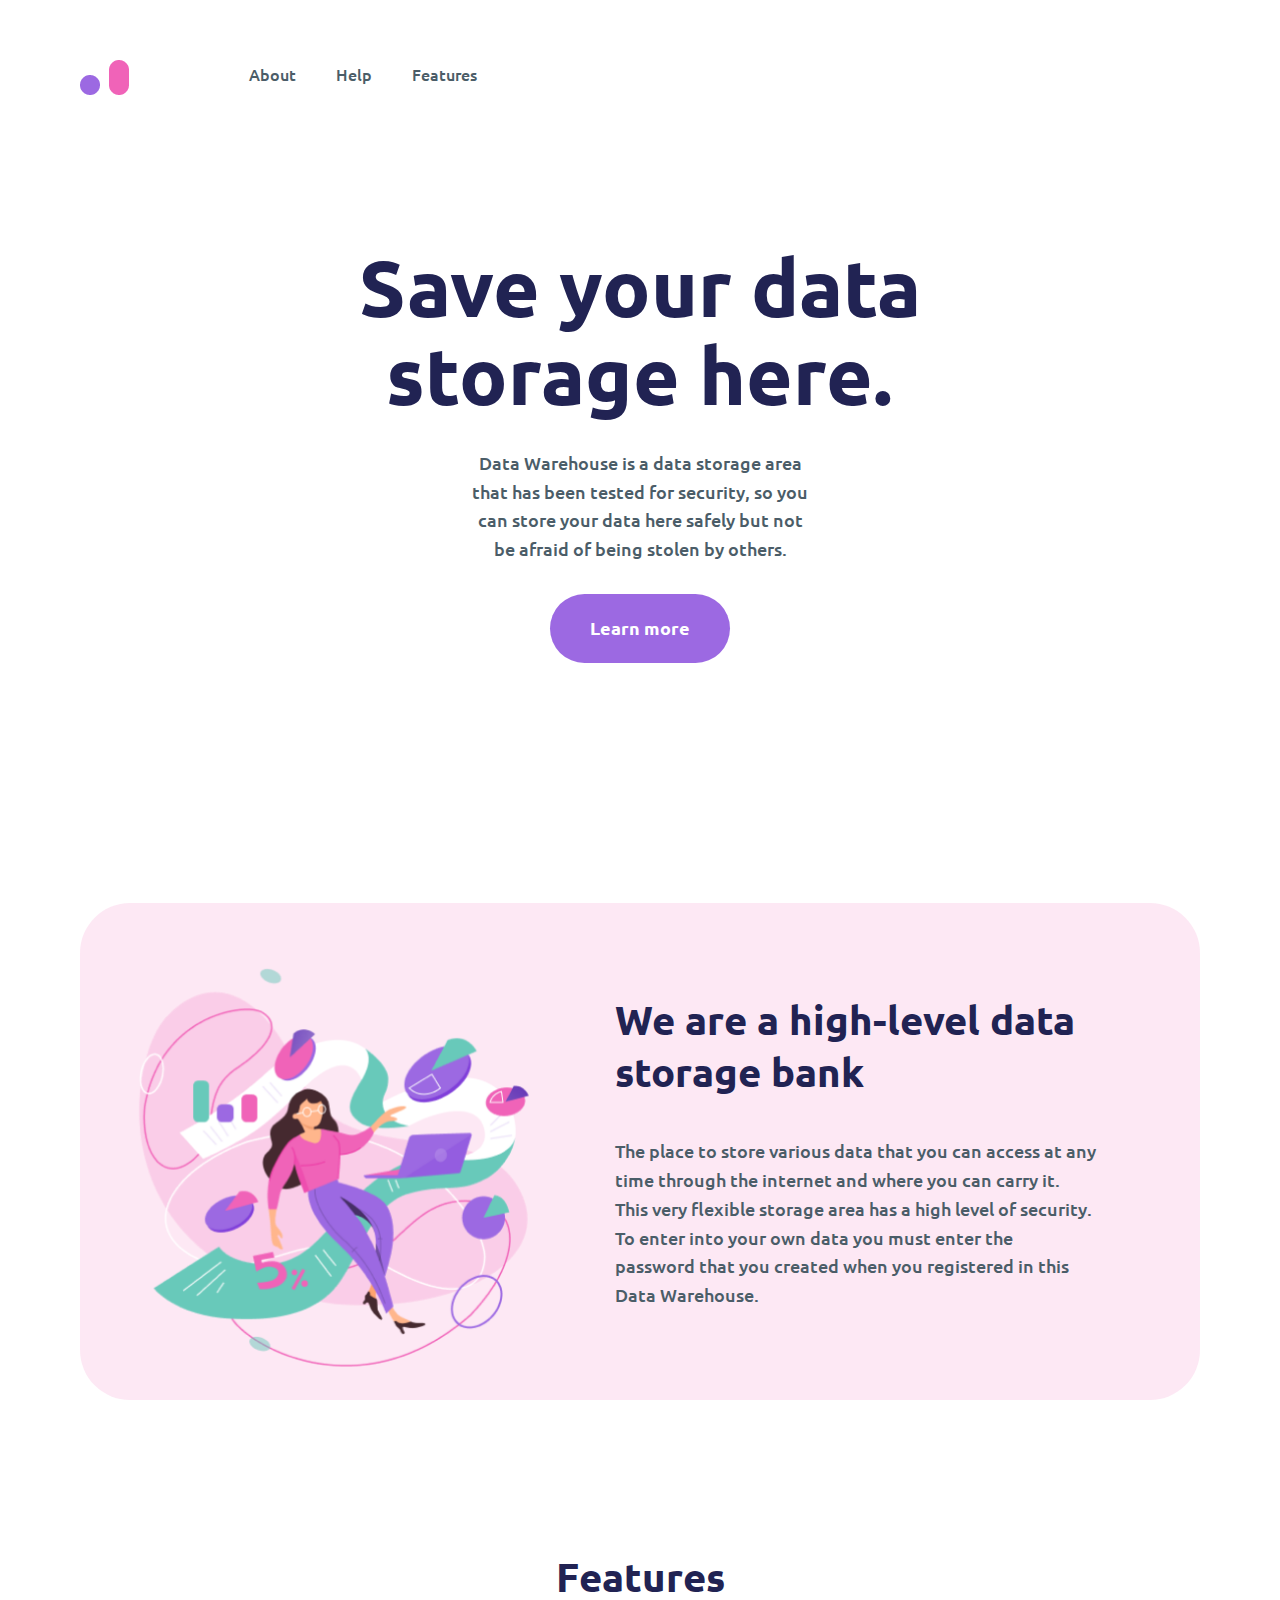
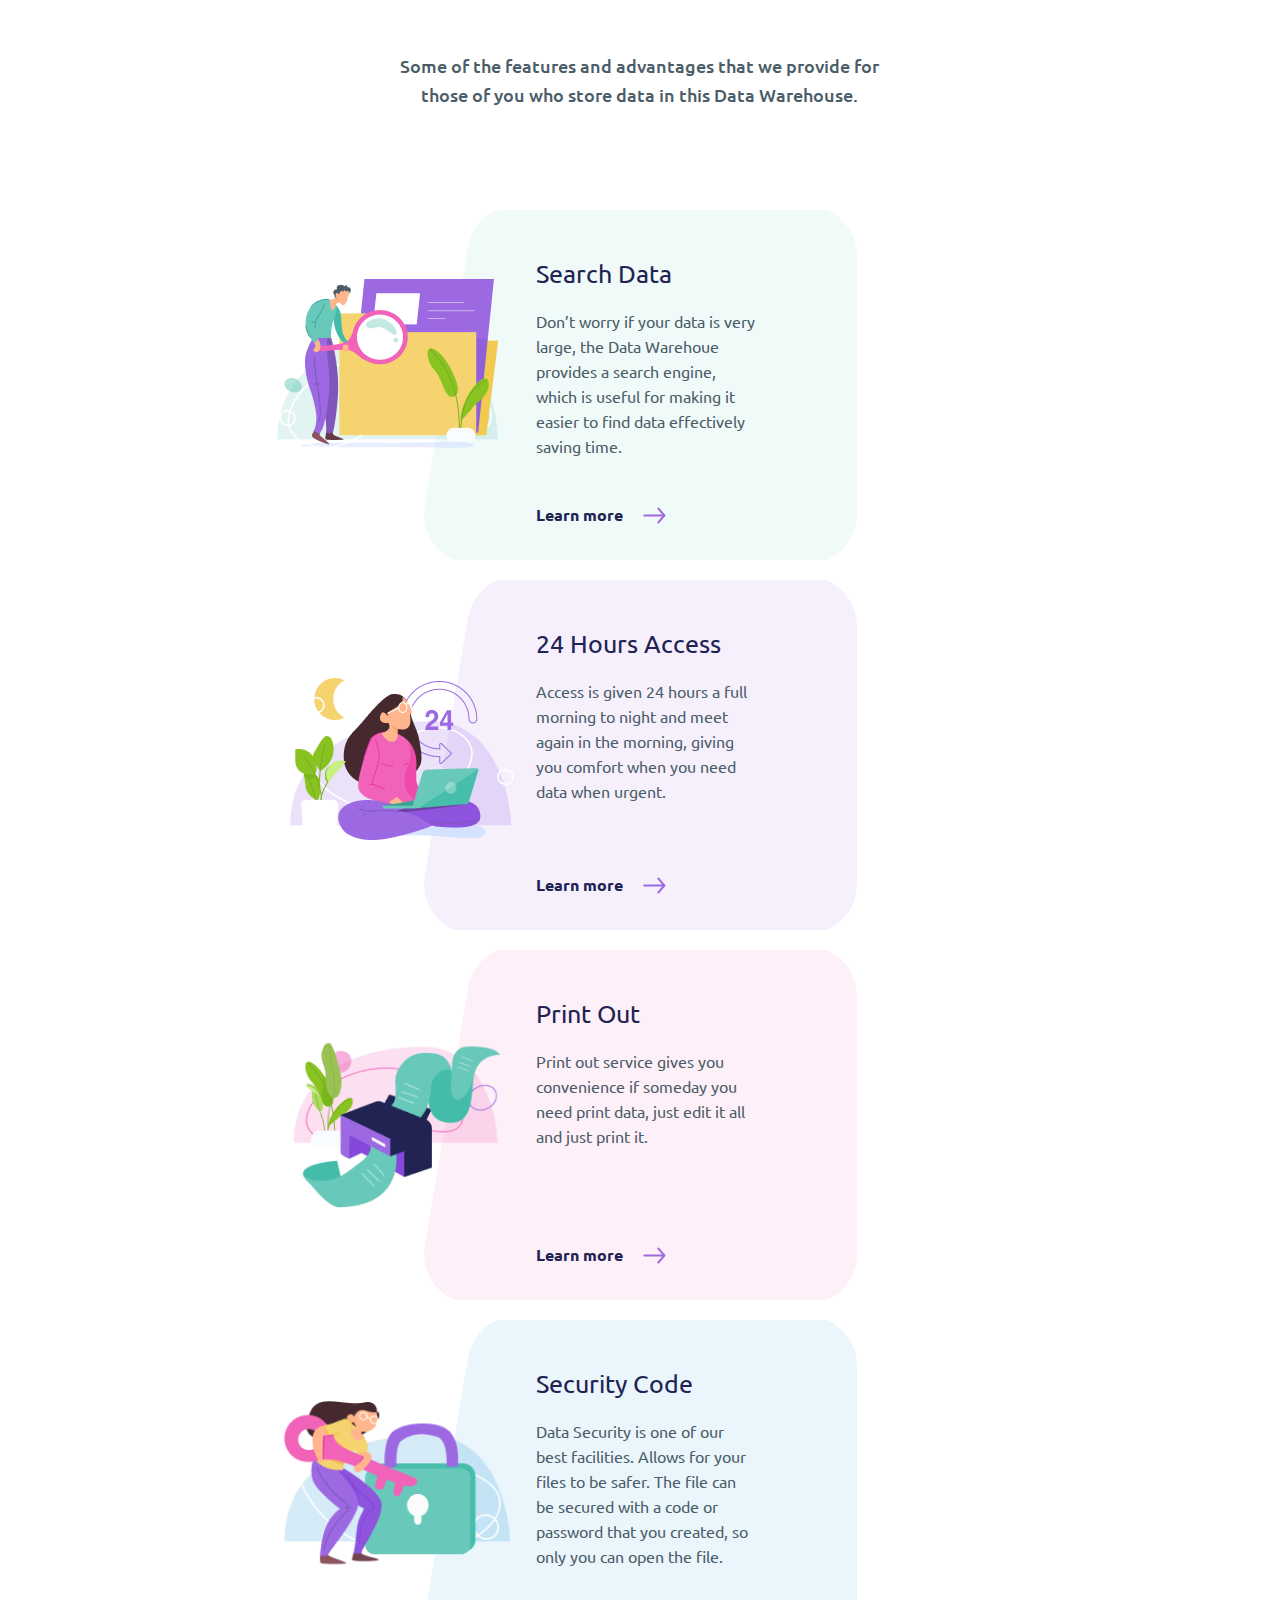
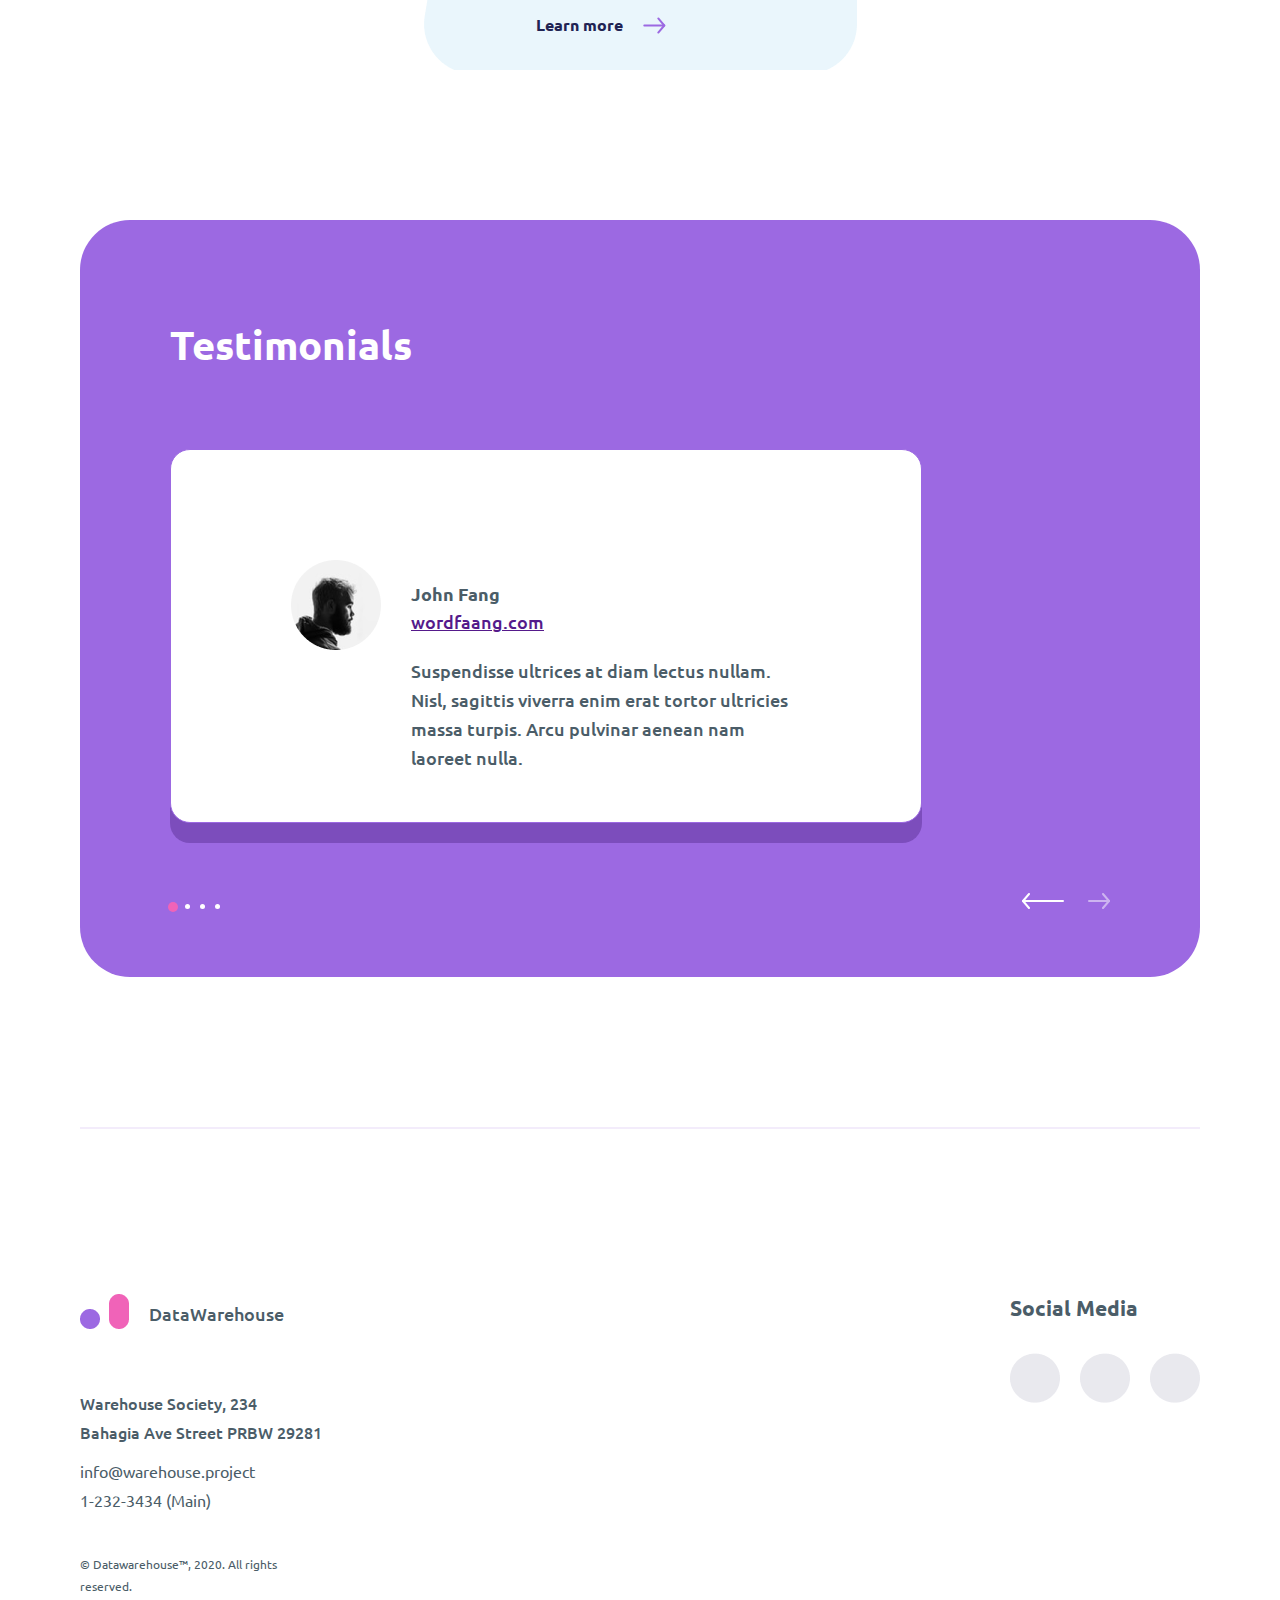
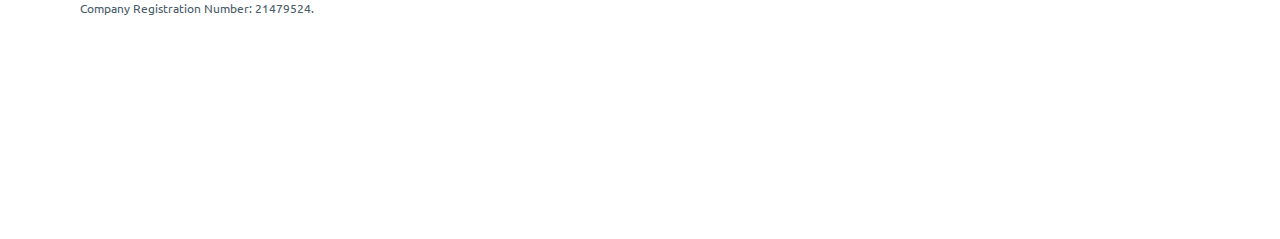
<file: index.html>
<!DOCTYPE HTML>
<html lang="en">

<head>
    <meta charset="utf-8">
    <title>Warehouse - Save your data storage here.</title>
    <meta name="viewport" content="width=device-width, initial-scale=1">
    <meta name="description" content="Data Warehouse is a data storage area that has been
    tested for security, so you can store your data here
    safely but not be afraid of being stolen by others." />
    <meta name="keyword" content="warehouse, save, data, security, storage, area" />
    <link type="image/png" sizes="16x16" rel="icon" href="img/Logo.png">
    <link href="https://fonts.googleapis.com/css2?family=Ubuntu:wght@400;500;700&display=swap" rel="stylesheet">
    <link rel="stylesheet" href="css/style.css">
</head>

<body>
    <div class="big-block1">
        <header>
            <nav>
                <ul class="img">
<!-- TODO: атрибуты alt в картинках или отсутствуют или пустая строка -->
                    <li><img src="img/Rectangle 32.png"></li>
                    <li><img class="img2" src="img/Rectangle 33.png"></li>
                </ul>
                <ul class="nav">
                    <li><a href="#about">About</a></li>
                    <li><a href="#help">Help</a></li>
                    <li><a href="#features">Features</a></li>
                </ul>
            </nav>
        </header>

        <section>
            <div class="banner1">
                <div>
                    <h1 class="b-word">Save your data storage here.</h1>
                    <p>Data Warehouse is a data storage area that has been tested for security, so you can
                        store your data here safely but not be afraid of being stolen by others.</p>
                    <a class="btn" href="page2.html">Learn more</a>
                </div>
                <img src="img/image1.png" alt="">
            </div>
        </section>
        <div class="big-block2">
            <section>
                <div class="banner2" id="about">
                    <div class="about-image">
                        <img src="img/image2.png" alt="">
                    </div>
                    <div>
                        <h2 class="m-word">We are a high-level data storage bank</h2>
                        <p>The place to store various data that you can access at any time through the internet and
                            where
                            you
                            can
                            carry it. This very flexible storage area has a high level of security. To enter into your
                            own
                            data
                            you
                            must enter the password that you created when you registered in this Data Warehouse.</p>
                    </div>
                </div>
            </section>
            <section>
                <div class="banner3" id="features">
                    <h2 class="m-word">Features</h2>
                    <p>Some of the features and advantages that we provide for those of you who store data in this Data
                        Warehouse.</p>
                    <ul class="features-list">
                        <li class="features-1">
                            <img class="features-image" src="img/image3.png" alt="">
                            <div class="features-text">
                                <div>
                                    <h3>Search Data</h3>
                                    <p>Don’t worry if your data is very large, the Data Warehoue provides a search
                                        engine,
                                        which is useful for making it easier to find data effectively saving time.</p>
                                </div>
                                <a href="">Learn more<img class="arrow" src="img/arrow-right1.svg" alt=""></a>
                            </div>
                        </li>
                        <!-- TODO: не надо оставлять висящие пробелы в -->
                        <li class="features-2 ">
                            <img class="features-image" src="img/image4.png" alt="">
                            <div class="features-text">
                                <div>
                                    <h3>24 Hours Access</h3>
                                    <p>Access is given 24 hours a full morning to night and meet again in the morning,
                                        giving you comfort when you need data when urgent.</p>
                                </div>
                                <a href="">Learn more<img class="arrow" src="img/arrow-right1.svg" alt=""></a>
                            </div>
                        </li>
                        <li class="features-3">
                            <img class="features-image" src="img/image5.png" alt="">
                            <div class="features-text">
                                <div>
                                    <h3>Print Out</h3>
                                    <p>Print out service gives you convenience if someday you need print data, just edit
                                        it
                                        all and just print it.</p>
                                </div>
                                <a href="">Learn more<img class="arrow" src="img/arrow-right1.svg" alt=""></a>
                            </div>
                        </li>
                        <li class="features-4">
                            <img class="features-image" src="img/image6.png" alt="">
                            <div class="features-text">
                                <div>
                                    <h3>Security Code</h3>
                                    <p>Data Security is one of our best facilities. Allows for your files to be safer.
                                        The
                                        file can be secured with a code or password that you created, so only you can
                                        open
                                        the file.</p>
                                </div>
                                <a href="">Learn more<img class="arrow" src="img/arrow-right1.svg" alt=""></a>
                            </div>
                        </li>
                    </ul>

                </div>
            </section>
            <section>
                <div class="banner4">
                    <h2>Testimonials</h2>
                    <ul class="comment-list">
<!-- TODO: Несколько классов указываются через пробел, запятые не нужны -->
                        <li class="comment , com1">
                            <img class="ava" src="img/ava1.png" alt="">
                            <div class="comment-text">
                                <h4>John Fang</h4>
                                <div><a href="">wordfaang.com</a></div>
                                <p>Suspendisse ultrices at diam lectus nullam. Nisl, sagittis viverra enim erat tortor
                                    ultricies
                                    massa turpis. Arcu pulvinar aenean nam laoreet nulla.</p>
                            </div>
                        </li>
                        <li class="comment , com2">
                            <img class="ava" src="img/ava1.png" alt="">
                            <div class="comment-text">
                                <h4>Jeny Doe</h4>
                                <div><a href="">UX Engineer</a></div>
                                <p>Lorem, ipsum dolor sit amet consectetur adipisicing elit. Labore nam molestiae
                                    consectetur. </p>
                            </div>
                        </li>
                        <li class="comment , com3">
                            <img class="ava" src="img/ava1.png" alt="">
                            <div class="comment-text">
                                <h4>William</h4>
                                <div><a href="">Web Designer</a></div>
                                <p>Lorem ipsum dolor sit amet consectetur adipisicing elit.</p>
                            </div>
                        </li>
                    </ul>
                    <div class="buttons">
                        <div class="radio">
                            <label>
                                <input class="selected" type="radio" name="comment" checked>
                                <span class="fake"></span>
                            </label>
                            <label>
                                <input class="selected" type="radio" name="comment">
                                <span class="fake"></span>
                            </label>
                            <label>
                                <input class="selected" type="radio" name="comment">
                                <span class="fake"></span>
                            </label>
                            <label>
                                <input class="selected" type="radio" name="comment">
                                <span class="fake"></span>
                            </label>
                        </div>
                        <div class="arrows">
                            <img class="arrow-left" src="img/arrow-left.svg" alt="">
                            <img src="img/arrow-right2.svg" alt="">
                        </div>
                    </div>
                </div>
            </section>
            <hr>
            <footer>

                <div class="footer1" id="help">
                    <div>
                        <img src="img/Rectangle 32.png">
                        <img class="img2" src="img/Rectangle 33.png">
                        <p>DataWarehouse</p>
                    </div>
                    <p class="address">Warehouse Society, 234 <br> Bahagia Ave Street PRBW 29281</p>
                    <p class="contact">info@warehouse.project <br> 1-232-3434 (Main)</p>
                    <p class="copyright">© Datawarehouse™, 2020. All rights reserved. <br> Company Registration
                        Number:
                        21479524.</p>
                </div>
                <div class="footer2">
                    <h3>Social Media</h3>
                    <div class="social">
                        <img src="img/Ellipse 47.png" alt="">
                        <img src="img/Ellipse 47.png" alt="">
                        <img src="img/Ellipse 47.png" alt="">
                    </div>
                </div>
            </footer>
        </div>
    </div>
</body>

</html>
</file>
<file: css/style.css>
*, *::after, *::before {
    margin: 0;
    padding: 0;
    box-sizing: inherit;
}

html {
    font-size: 62.5%;
}

body {
    font-family: 'Ubuntu', sans-serif;
    background-color: #FFFFFF;
    color: #4B5D68;
    font-size: 1.8rem;
    font-weight: 500;
/*TODO: не используйте дробные пиксели, пиксель - это точка, всё это по-разному интерпретируется браузерами*/
    line-height: 28.8px;
    font-style: normal;
}

.big-block1 {
    max-width: 125rem;
    margin: 0 auto;
}

.big-block2 {
    
    max-width: 90%;
}

nav {
    display: flex;
    padding-top: 6rem;
    gap: 12rem;
}

.img {
    display: flex;
    align-items: flex-end;
    list-style-type: none;
}

.nav {
    display: flex;
    list-style-type: none;
    
}

.img2 {
    margin-left: .9rem;
}

.nav > li > a {
    margin-right: 4rem;
}

.nav > li > a {
    text-decoration: none;
    color: #4B5D68;
    font-size: 1.6rem;
}

.banner1 {
    display: flex;
    height: 56rem;
    margin-top: 14rem;
}

.banner1 > div > h1 { 
    margin-bottom: 5rem;
    width: 52%;
    
}

.banner1 > div > p {
    margin-bottom: 5.5rem;
    width: 31%;
}

.banner1 > img {
    position: absolute;
    margin-left: 36rem;
    margin-top: 9.5rem;
}

.b-word {
    font-size: 8rem;
    color: #212353;
    font-weight: 700;
    line-height: 8.8rem;
}

.m-word {
    font-size: 4rem;
    color: #212353;
    font-weight: 700;
    line-height: 52px;
}

.btn {
    display: block;
    text-decoration: none;
    width: fit-content;
    border-radius: 5rem;
    background-color: #9C69E2;
    color: #FFFFFF;
    font-weight: 800;
    padding: 2rem 4rem 2rem 4rem;   
}

.btn:hover {
    background-color: rgb(226, 111, 197);
}

.banner2 {
    display: grid;
    grid-template-columns: 42% 43%;   
    background: rgba(240, 99, 184, 0.15);
    column-gap: 6.5rem;
    border-radius: 5rem;
    margin-top: 10rem;
}

.about-image {
    display: flex;
    align-items: center;
}

.banner2 > div > img {
    width: 100%;
}

.banner2 > div {
    display: flex;
    flex-direction: column;
    align-self: center;
}

.banner2 > div > p {
    margin-top: 4rem;
}

.banner3 {
    margin-top: 15rem;
}

.banner3 > h2 {
    text-align: center;
    margin-bottom: 5rem;
}

.banner3 > p {
    width: 47%;
    text-align: center;
    margin: 0 auto 10rem auto
}

.features-list {
    display: grid;
    grid-template-columns: 49% 49%;
    gap: 2%;
    list-style-type: none;
}

.features-list > li > img {
    align-self: center;
}

.features-text {
    display: flex;
    flex-direction: column;
    justify-content: space-between;
}

.arrow {
    margin-left: 2rem;
}

.features-text > div > h3 {
    font-size: 2.5rem;
    font-weight: 400;
    color: #212353;
    margin-top: 5rem;
}

.features-text > div > p {
    margin-top: 2rem;
    font-size: 1.6rem;
    font-weight: 400;
    line-height: 2.5rem;
}

.features-text > a {
    display: flex;
    text-decoration: none;
    font-size: 1.6rem;
    font-weight: 800;
    color: #212353;
    margin-bottom: 3rem;
}

.features-list > li {
    display: grid;
    grid-template-columns: 23rem 22rem;
    column-gap: 3rem;
    height: 35rem;
    background-repeat: no-repeat;
    background-position: right top;
}

.features-1 {
    background-image: url(../img/fon1.png);
} 

.features-2 {
    background-image: url(../img/fon2.png);
}

.features-3 {
    background-image: url(../img/fon3.png);
}

.features-4 {
    background-image: url(../img/fon4.png);
}

.banner4 {
    display: flex;
    flex-direction: column;
    padding: 11rem 9rem 6rem 9rem;
    margin: 15rem 0;
    background-color: #9C69E2;
    border-radius: 5rem;
}

.banner4 > h2 {
    color: #FFFFFF;
    width: 84%;
    font-weight: 700;
    font-size: 4rem;
}

.comment-list {
    display: flex;
    gap: 2rem;
    list-style-type: none;
    overflow: hidden;
    width: 150rem;
}

.comment {
    display: flex;
    gap: 3rem;
    height: 33rem;
    background-color: #FFFFFF;
    border-radius: 2rem;
    box-shadow: 0 2rem 0 rgba(49, 14, 99, 0.3);
    border: 1px solid #9C69E2;
    margin: 9rem 0 6.5rem 0;
}

.com1 {
    max-width: 65rem;
}

.com2 {
    max-width: 40rem;
}

.comment-text {
    width: 60%;
}

.comment-text > h4 {
    margin-top: 8rem;
}

.comment-text > p {
    margin-top: 2rem;
}

.ava {
    width: 9rem;
    height: 9rem;
    margin: 6rem 0 0 7rem;
}

.buttons {
    display: flex;
    justify-content: space-between;    
}

.arrow-left {
    padding-right: 2rem;
}

.radio {
    display: flex;
}

.radio > label {
    padding-right: 1rem;
}

/* radiobutton start */
.selected {
    display: none;
}

.fake {
    display: inline-block;
    width: .5rem;
    height: .5rem;
    background-color: white;
    border-radius: 50%;
    position: relative;
}

.fake::before {
    content: "";
    position: absolute;
    display: block;
    width: 1rem;
    height: 1rem;
    background-color: #F063B8;
    border-radius: 50%;
    top: 50%;
    left: 50%;
    transform: translate(-50%, -50%);
    opacity: 0;
    transition: .7s;
}

.selected:checked + .fake::before {
    opacity: 1;

}
/* radiobutton end */

hr {
    border: none;
    height: .2rem;
    background-color: #9C69E220;
}

footer {
    margin-top: .2rem;
}

footer {
    display: grid;
    grid-template-columns: 25rem 19rem;
    justify-content: space-between;
    height: 54.5rem;
    margin-top: 16.5rem;
}

.footer1 > div {
    display: flex;
    align-items: flex-end;
}

.footer1 > div > p {
    margin-left: 2rem;
}

.address {
    font-size: 1.6rem;
    font-weight: 500;
    line-height: 28.8px;
    margin-top: 6rem;
}

.contact {
    font-size: 1.6rem;
    font-weight: 400;
    line-height: 28.8px;
    margin-top: 1rem;
}

.copyright {
    font-size: 1.2rem;
    font-weight: 400;
    line-height: 21.6px;
    margin-top: 4rem;
}

.footer2 > div {
    margin-top: 3rem;
}

.social > h3 {
    font-size: 1.6rem;
    font-weight: 900;
    color: #212353;
}

.social {
    display: flex;
    justify-content: space-between;
}

@media (max-width: 1400px) {
    .big-block1 {
        max-width: 112rem;    
    }
    
    .big-block2 {
        max-width: 100%;
    }

    .banner1 > div {
        display: flex;
        gap: 3rem;
        flex-direction: column;
        align-items: center;
        text-align: center;
    }

    .banner1 > div > h1 {
        margin: 0 auto;  
    }

    .banner1 > div > p {
        margin: 0 auto;
    }

    .banner1 > img {
        display: none;
    }

    .features-list {
        display: flex;
        flex-direction: column;
        row-gap: 2rem;
    }

    .features-list > li {
        background-position: center;
        align-self: center;
    }

    .features-1,
    .features-2,
    .features-3,
    .features-4 {
        width: 65%;
    } 
    
    .comment-list {
        display: block;
        align-content: center;
        width: auto;
    }

    .comment {
        height: auto;
        padding: 5rem;
    }

    .com2 {
        display: none;
    }

    .com3 {
        display: none;
    }
}

@media (max-width: 1180px){

    html {
        font-size: 57%;
    }
    
    body {
        padding: 3rem;
    }

    .banner1 > div > p {
        width: 80%;
    }

    .b-word {
        font-size: 3rem;
        line-height: 4rem;
    }

    .m-word {
        font-size: 3rem;
        line-height: 5rem;
    }

    .banner2 {
        padding: 2rem;
    }

    .features-list > li {
        display: flex;
        flex-direction: column;
        border-radius: 5rem;
        height: auto;
        padding: 5rem;
        background-image: none;
    }

    .features-1 {
        background-color: #68C9BA10;
    }
    .features-2 {
        background-color: #9C69E210;
    }
    .features-3 {
        background-color: #F063B810;
    }
    .features-4 { 
        background-color: #2D9CDB10;
    }

    .features-text > div > p {
        font-size: 1.8rem;
        line-height: 3rem;
    }
    
    .features-text > a {
        margin: 0;
    }

    .features-list {
        padding: 2rem;
    }

    .comment {
        max-width: 100%;
    }

    .comment-text {
        margin-top: 0;
    }

    .comment-text > h4 {
        margin: 0;
    }

    .ava {
        margin: 0;
    }
}

@media (max-width: 576px) {
    
    html {
        font-size: 40%;
    }

    .banner2 {
        display: flex;
        flex-direction: column;
        
        text-align: center;
        column-gap: 1rem;
    }

    .banner2 {
        line-height: 3.5rem;
    }

    .banner3 > p {
        width: 90%;
        text-align: center;
        margin: 0 auto 10rem auto
    }

    .features-image {
        width: 90%;
    }

    .banner4 {
        padding: 2rem;
    }

    .banner4 > h2 {
        width: 100%;
        text-align: center;
        padding-top: 2rem;
    }

    .comment {
        flex-direction: column;
        align-items: center;
        gap: 1rem;
        padding: 3rem;
        height: auto;
        line-height: 3rem;
    }

    .ava {
        margin: 0;
    }

    .comment-text {
        width: 100%;
    }
    
    .comment-text > h4 {
        margin-top: 0;
        text-align: center;
    }

    .comment-text > div {
        margin-top: 0;
        text-align: center;
    }

    .buttons {
        margin: 0 3rem;
    }

    footer {
        display: flex;
        flex-direction: column;
        gap: 2rem
    }

    .address ,
    .contact , 
    .copyright {
        font-size: 1.6rem;
        line-height: 2.5rem;
    }

    .social {
        justify-content: space-around;
    }
}
</file>
